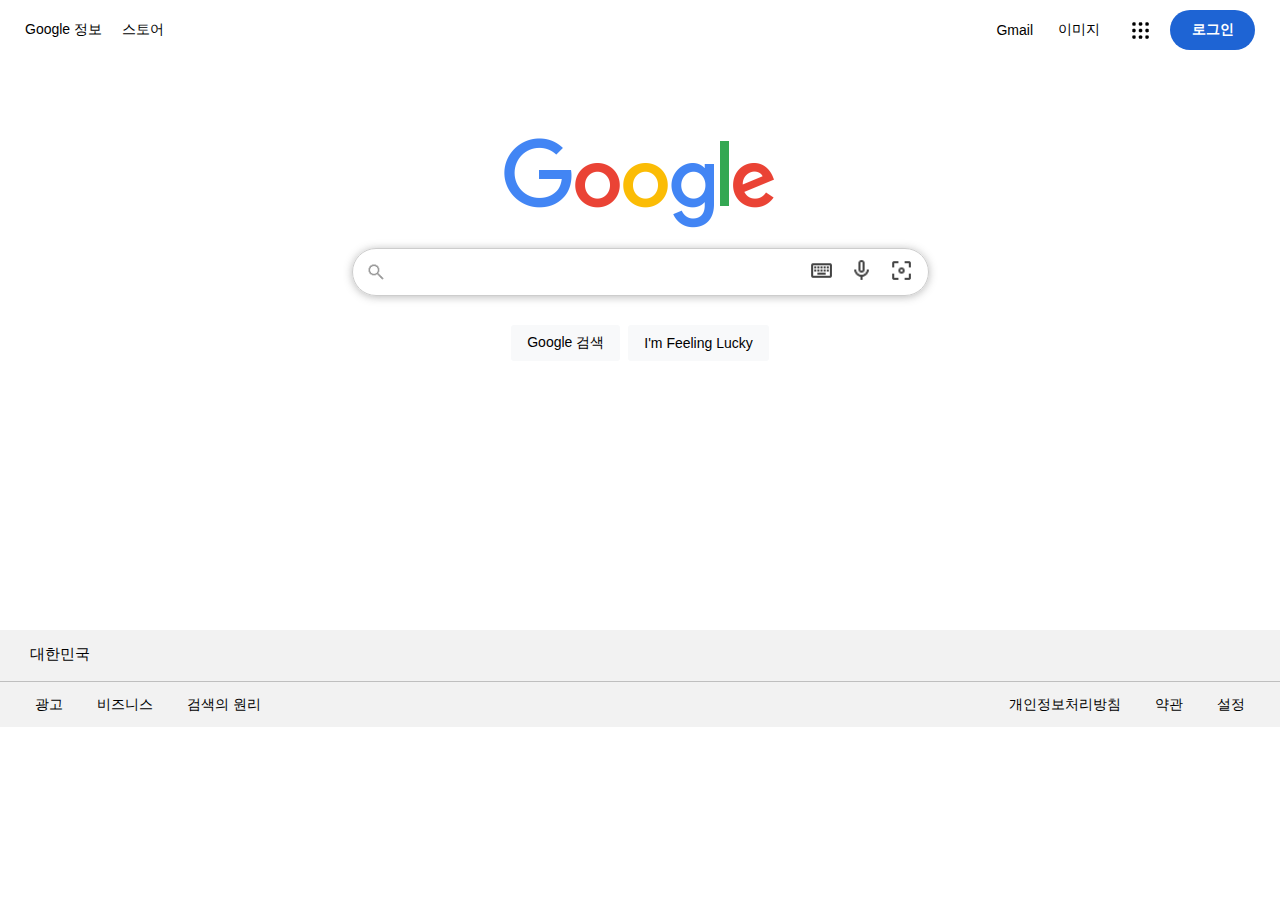
<file: google/index.html>
<!DOCTYPE html>
<html lang="kor">
  <head>
    <meta charset="UTF-8" />
    <meta name="viewport" content="width=device-width, initial-scale=1.0" />
    <title>Google</title>
    <link rel="stylesheet" href="./src/index.css" />
  </head>

  <style>
    @import url("https://fonts.cdnfonts.com/css/arial-2");
  </style>

  <body>
    <div class="top_choose_bar">
      <div class="top_choose_left">
        <a href="./src/error.html" class="top_choose_text">
          <span>Google 정보</span>
          </a>
        <a href="./src/error.html" class="top_choose_text">
          <span>스토어</span>
        </a>
      </div>

      <div class="top_choose_right">
        <a href="./src/error.html" class="top_choose_text">
          <span>Gmail</span>
        </a>
        <a href="./src/error.html" class="top_choose_text">
          <span>이미지</span>
        </a>
        <a href="./src/error.html" class="top_choose_img" title="Google 앱">
          <img src="./src/app_icon.png" class="app_icon"/>
        </a>
        <a href="./src/error.html" class="login_button">
          <span class="login_button_text">로그인</span>
        </a>
      </div>
    </div>

    <div class="div_logo">
        <img src="./src/googlelogo.png" class="img_logo" />
    </div>

    <div class="div_search_bar">
      <div class="search_bar_button">
        <img src="./src/search.png" class="search_logo"/>
        <input type="text" id="search_value" name="search_value" class="search_bar"/>
        <a href="./src/error.html">
          <img src="./src/keyboard.png" class="keyboard_logo" title="입력 도구"/>
        </a>
        <a href="./src/error.html">
          <img src="./src/mic.png" class="mic_logo" title="음성 검색"/>
        </a>
        <a href="./src/error.html">
          <img src="./src/img_search.png" class="img_search" title="이미지로 검색"/>
        </a>
      </div>

      <div class="quick_button">
        <a href="./src/error.html">
          <div class="quick_search_1">
            <span>Google 검색</span>
          </div>
        </a>
        <a href="./src/error.html">
          <div class="quick_search_1">
            <span>I'm Feeling Lucky</span>
          </div>
          </a>
      </div>
    </div>
    <div class="empty_area"></div>
  </body>

  <footer>
    <div class="footer_FirstLine">
      <span class="footer_FirstLine_text">대한민국</span>
    </div>
    
    <div class="footer_SecondLine">
      <div class="footer_SecondLine_left">
        <a href="./src/error.html" class="footer_SecondLine_aTag">
          <span class="footer_SecondLine_text">광고</span>
        </a>
        <a href="./src/error.html" class="footer_SecondLine_aTag">
          <span class="footer_SecondLine_text">비즈니스</span>
        </a>
        <a href="./src/error.html" class="footer_SecondLine_aTag">
          <span class="footer_SecondLine_text">검색의 원리</span>
        </a>
      </div>
      <div class="footer_SecondLine_right">
        <a href="./src/error.html" class="footer_SecondLine_aTag">
          <span class="footer_SecondLine_text">개인정보처리방침</span>
        </a>
        <a href="./src/error.html" class="footer_SecondLine_aTag">
          <span class="footer_SecondLine_text">약관</span>
        </a>
        <a href="./src/error.html" class="footer_SecondLine_aTag">
          <span class="footer_SecondLine_text">설정</span>
        </a>
      </div>
    </div>
  </footer>
</html>
</file>
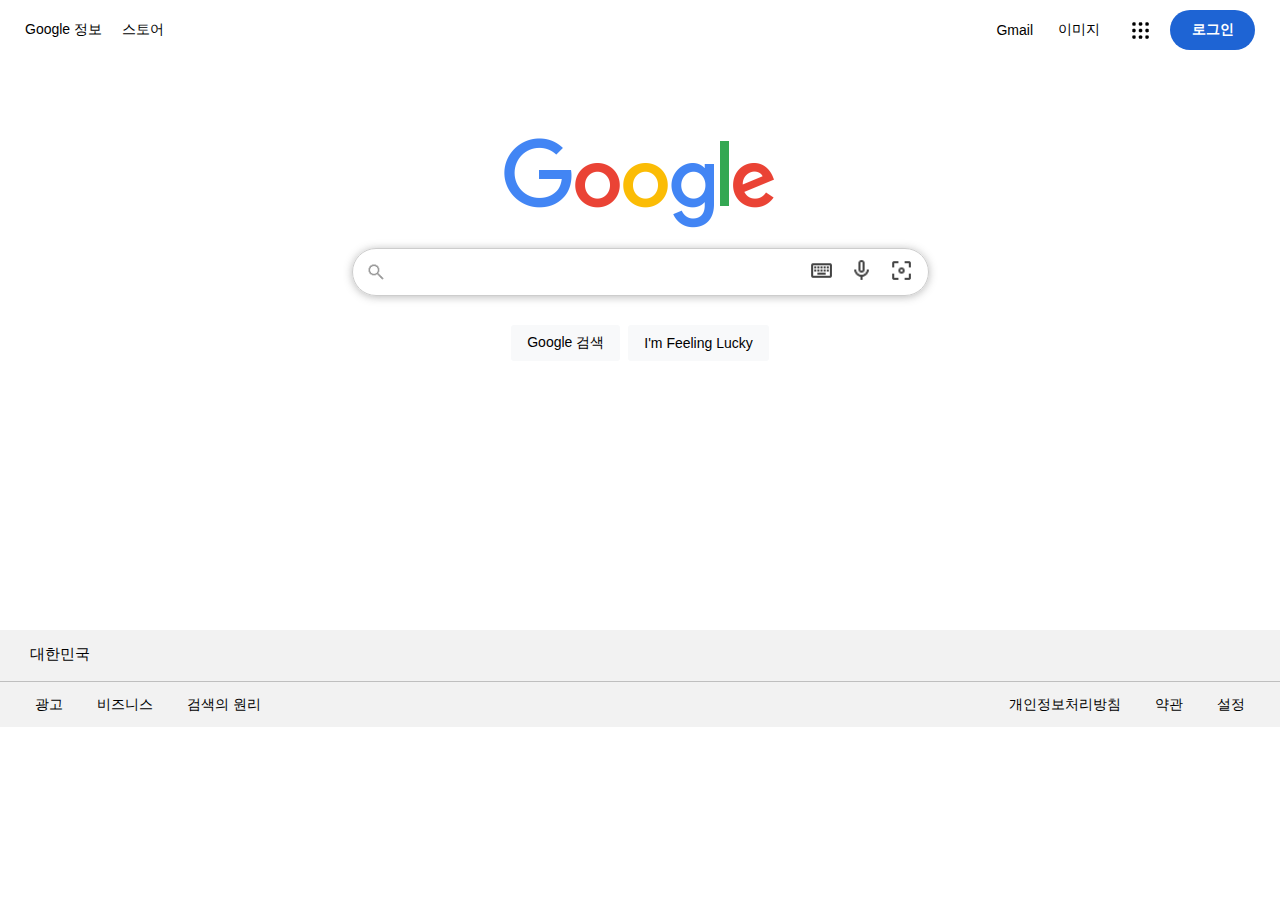
<file: google_1/index.html>
<!DOCTYPE html>
<html lang="kor">
  <head>
    <meta charset="UTF-8" />
    <meta name="viewport" content="width=device-width, initial-scale=1.0" />
    <title>Google</title>
    <link rel="stylesheet" href="./src/index.css" />
    <script src="./src/main.js"></script>
  </head>

  <style>
    @import url("https://fonts.cdnfonts.com/css/arial-2");
  </style>

  <body>
    <div class="top_choose_bar">
      <div class="top_choose_left">
        <a href="./src/error.html" class="top_choose_text">
          <span>Google 정보</span>
          </a>
        <a href="./src/error.html" class="top_choose_text">
          <span>스토어</span>
        </a>
      </div>

      <div class="top_choose_right">
        <a href="./src/error.html" class="top_choose_text">
          <span>Gmail</span>
        </a>
        <a href="./src/error.html" class="top_choose_text">
          <span>이미지</span>
        </a>
        <a href="./src/error.html" class="top_choose_img" title="Google 앱">
          <img src="./src/app_icon.png" class="app_icon"/>
        </a>
        <a href="./src/error.html" class="login_button">
          <span class="login_button_text">로그인</span>
        </a>
      </div>
    </div>

    <div class="div_logo">
        <img src="./src/googlelogo.png" class="img_logo" />
    </div>

    <div class="div_search_bar">
      <div class="search_bar_button">
        <img src="./src/search.png" class="search_logo"/>
        <input type="text" id="search_value" name="search_value" class="search_bar"/>
        <a href="./src/error.html">
          <img src="./src/keyboard.png" class="keyboard_logo" title="입력 도구"/>
        </a>
        <a href="./src/error.html">
          <img src="./src/mic.png" class="mic_logo" title="음성 검색"/>
        </a>
        <a href="./src/error.html">
          <img src="./src/img_search.png" class="img_search" title="이미지로 검색"/>
        </a>
      </div>

      <div class="quick_button">
        <a href="./src/error.html">
          <div class="quick_search_1">
            <span>Google 검색</span>
          </div>
        </a>
        <a href="./src/error.html">
          <div class="quick_search_1">
            <span>I'm Feeling Lucky</span>
          </div>
          </a>
      </div>
    </div>
    <div class="empty_area"></div>
  </body>

  <footer>
    <div class="footer_FirstLine">
      <span class="footer_FirstLine_text">대한민국</span>
    </div>
    
    <div class="footer_SecondLine">
      <div class="footer_SecondLine_left">
        <a href="./src/error.html" class="footer_SecondLine_aTag">
          <span class="footer_SecondLine_text">광고</span>
        </a>
        <a href="./src/error.html" class="footer_SecondLine_aTag">
          <span class="footer_SecondLine_text">비즈니스</span>
        </a>
        <a href="./src/error.html" class="footer_SecondLine_aTag">
          <span class="footer_SecondLine_text">검색의 원리</span>
        </a>
      </div>
      <div class="footer_SecondLine_right">
        <a href="./src/error.html" class="footer_SecondLine_aTag">
          <span class="footer_SecondLine_text">개인정보처리방침</span>
        </a>
        <a href="./src/error.html" class="footer_SecondLine_aTag">
          <span class="footer_SecondLine_text">약관</span>
        </a>
        <a href="./src/error.html" class="footer_SecondLine_aTag">
          <span class="footer_SecondLine_text">설정</span>
        </a>
      </div>
    </div>
  </footer>
</html>
</file>
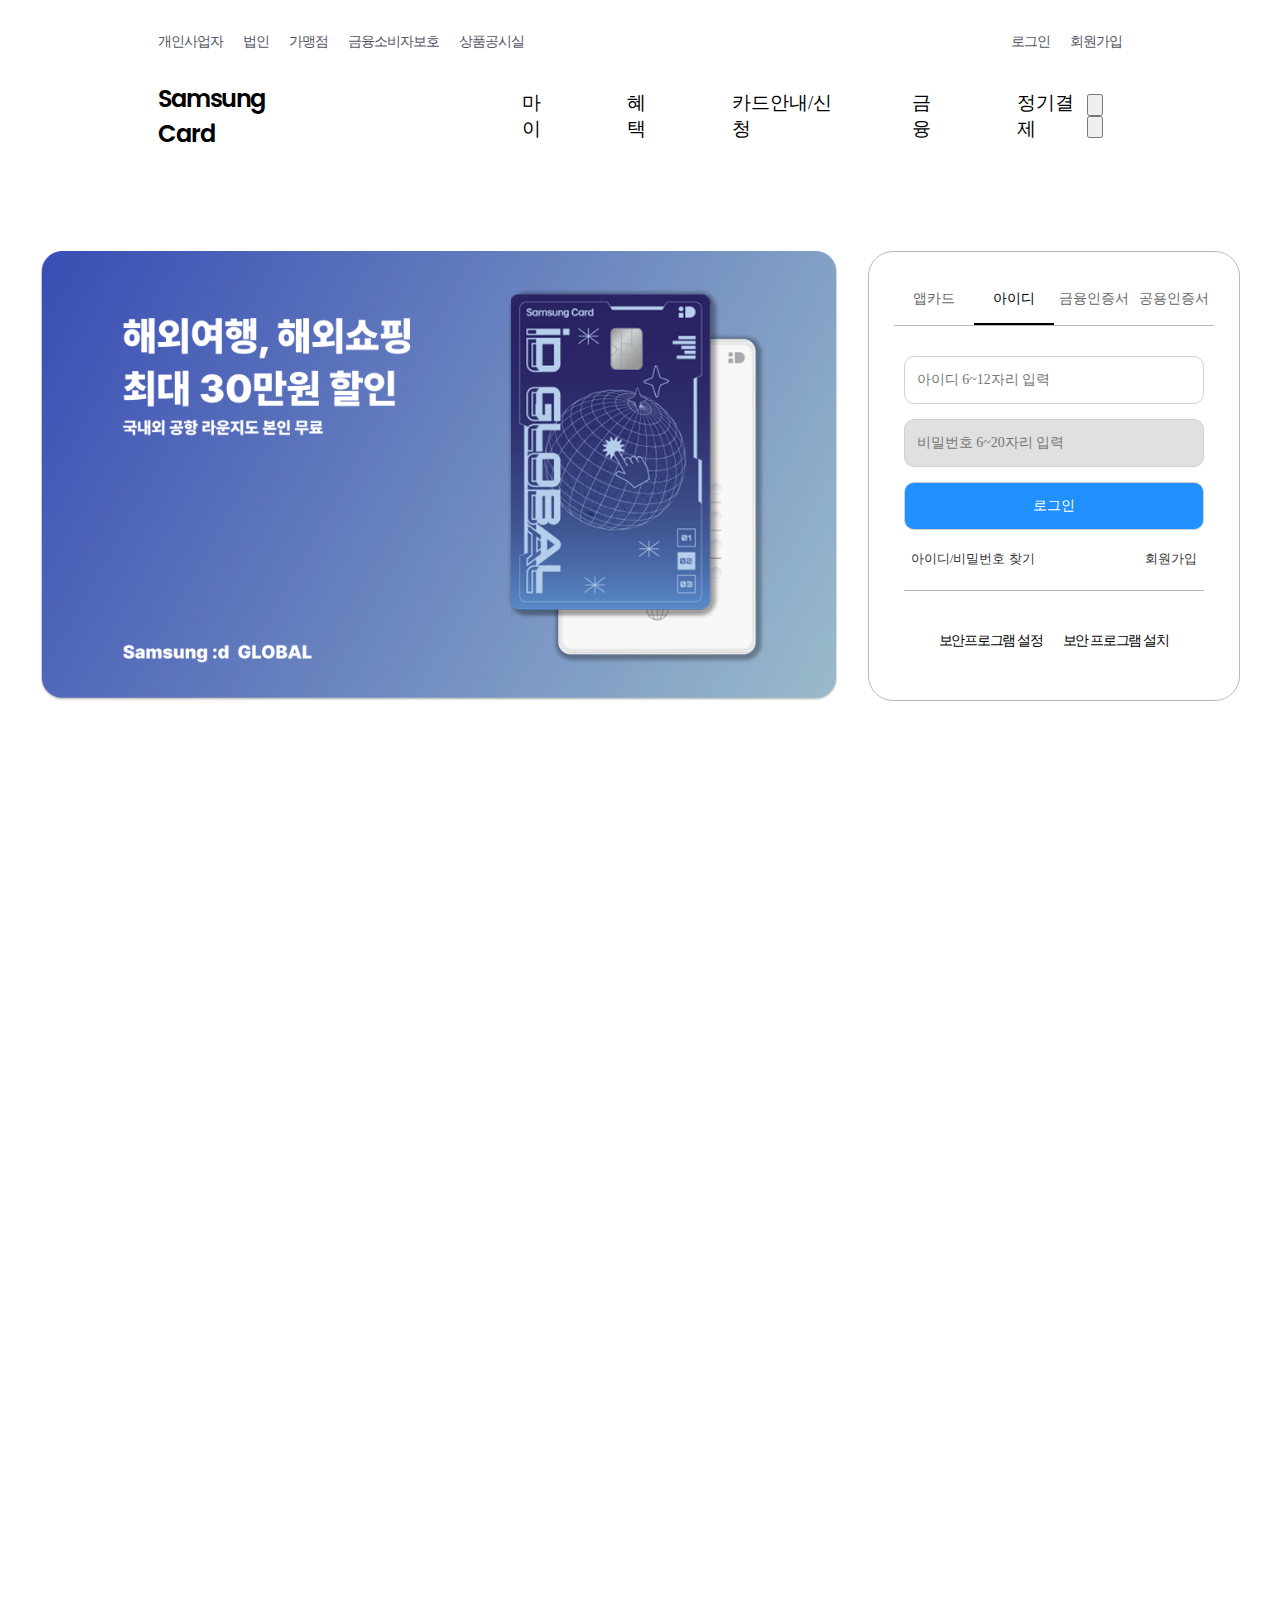
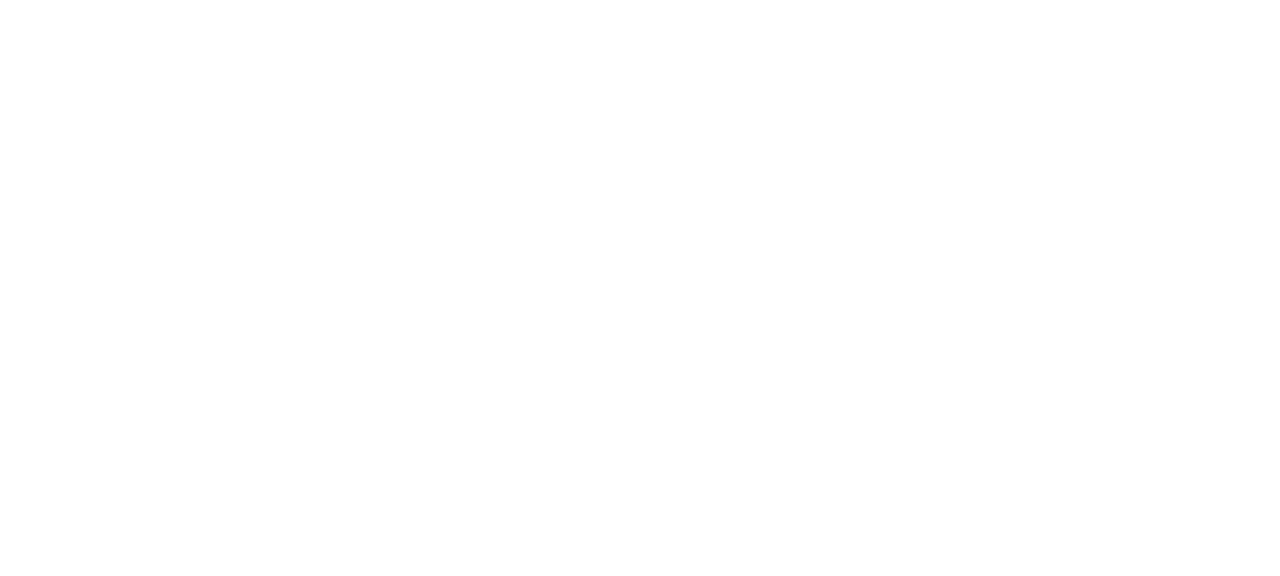
<file: Samsung_Card Clone/Samsung_Card index.html>
<!DOCTYPE html>
<html lang="en">
  <head>
    <meta charset="UTF-8" />
    <meta name="viewport" content="width=device-width, initial-scale=1.0" />
    <title>삼성카드</title>
    <link rel="stylesheet" href="./src/Samsung_Card index.css" />
  </head>

  <style>
    @import url(//spoqa.github.io/spoqa-han-sans/css/SpoqaHanSansNeo.css);

    @import url("https://fonts.googleapis.com/css2?family=Poppins:ital,wght@0,100;0,200;0,300;0,400;0,500;0,600;0,700;0,800;0,900;1,100;1,200;1,300;1,400;1,500;1,600;1,700;1,800;1,900&display=swap");
  </style>

  <body class="body_main">
    <div class="body_div1">
      <div class="sticky_bar">
        <div class="header_box_top">
          <div class="header_left_top">
            <a class="header_link_top" href="./src/error.html" target="_blank"
              ><span class="header_text_top">개인사업자</span></a
            >
            <a class="header_link_top" href="./src/error.html" target="_blank"
              ><span class="header_text_top">법인</span></a
            >
            <a class="header_link_top" href="./src/error.html" target="_blank"
              ><span class="header_text_top">가맹점</span></a
            >
            <a class="header_link_top" href="./src/error.html" target="_blank"
              ><span class="header_text_top">금융소비자보호</span></a
            >
            <a class="header_link_top" href="./src/error.html" target="_blank"
              ><span class="header_text_top">상품공시실</span></a
            >
          </div>

          <div class="header_right_top">
            <a class="header_link_top" href="./src/login_alt.html"
              ><span class="header_text_top">로그인</span></a
            >
            <a class="header_link_top" href="./src/login_alt.html"
              ><span class="header_text_top">회원가입</span></a
            >
          </div>
        </div>

        <div class="header_box_middle">
          <a href="./src/error.html"
            ><span class="logo_text">Samsung Card</span></a
          >

          <div class="header_center_middle">
            <a class="header_link_middle" href="./src/error.html" target="_self"
              ><span class="header_text_middle">마이</span></a
            >
            <a class="header_link_middle" href="./src/error.html" target="_self"
              ><span class="header_text_middle">혜택</span></a
            >
            <a class="header_link_middle" href="./src/error.html" target="_self"
              ><span class="header_text_middle">카드안내/신청</span></a
            >
            <a class="header_link_middle" href="./src/error.html" target="_self"
              ><span class="header_text_middle">금융</span></a
            >
            <a class="header_link_middle" href="./src/error.html" target="_self"
              ><span class="header_text_middle">정기결제</span></a
            >
          </div>

          <div class="header_right_middle">
            <input
              type="button"
              id="search_button"
              name="search_button"
              class="button_1"
              value=""
            />
            <input
              type="button"
              id="morebutton"
              name="morebutton"
              class="button_1"
              value=""
            />
          </div>
        </div>
      </div>

      <div class="div_main_body">
        <div class="img_scrol">
          <img src="./src/Group 7.png" class="img_1" />
        </div>

        <div class="login_box">
          <div class="login_choose">
            <div class="div_login_button1">
              <span class="login_box_button1">앱카드</span>
            </div>
            <div class="div_login_button1 id_choose">
              <span class="login_box_button1 id_button">아이디</span>
            </div>
            <div class="div_login_button1">
              <span class="login_box_button1">금융인증서</span>
            </div>
            <div class="div_login_button1">
              <span class="login_box_button1">공용인증서</span>
            </div>
          </div>

          <div class="inputdiv">
            <input
              type="text"
              id="username"
              name="username"
              class="username"
              placeholder="아이디 6~12자리 입력"
            />
            <input
              type="password"
              id="password"
              name="password"
              class="password"
              placeholder="비밀번호 6~20자리 입력"
            />
            <input
              type="button"
              id="loginbutton"
              name="loginbutton"
              class="loginbutton"
              value="로그인"
            />

            <div class="text3">
              <a class="linked1" href="./src/error.html">
                <span class="text4">아이디/비밀번호 찾기</span>
              </a>
              <a class="linked1" href="./src/error.html">
                <span class="text4">회원가입</span>
              </a>
            </div>
          </div>
          <div class="text5">
            <a class="linked1" href="./src/error.html">
              <span class="text6">보안프로그램 설정</span>
            </a>
            <a class="linked1" href="./src/error.html">
              <span class="text6">보안 프로그램 설치</span>
            </a>
          </div>
        </div>
      </div>
    </div>
  </body>
</html>
</file>
<file: google/src/index.css>
* {
  font-family: "Arial", sans-serif;
  font-size: 14px;
  font-weight: normal;
  text-decoration: none;
}

body {
  margin: 0px;
  padding: 0px;
}

a {
  text-decoration: none;
  color: black;
}

.top_choose_bar {
  box-sizing: border-box;
  max-width: 1920px;
  width: auto;
  height: 60px;
  padding-top: 6px;
  padding-bottom: 6px;
  padding-left: 15px;
  padding-right: 25px;
  margin: auto;
  display: flex;
  align-items: center;
  flex-direction: row;
  justify-content: space-between;
}

.top_choose_text {
  box-sizing: border-box;
  margin: 0px 5px;
  padding: 5px;
}

.top_choose_text:hover {
  text-decoration: underline;
}

.top_choose_img {
  box-sizing: border-box;
  margin: 0px 5px;
  padding: 5px;
  width: 40px;
  height: 40px;

  display: flex;
  align-items: center;
  justify-content: center;
}

.top_choose_img:hover {
  background-color: rgb(233, 231, 231);
  border-radius: 1000px;
}

.top_choose_left {
  display: flex;
  align-items: center;
  gap: 0px;
}

.top_choose_right {
  display: flex;
  align-items: center;
  gap: 5px;
}

.app_icon {
  width: 25px;
}

.login_button {
  display: flex;
  justify-content: center;
  align-items: center;
  width: 85px;
  height: 40px;
  border-radius: 20px;
  background-color: #1e64d4;
}

.login_button:hover {
  box-shadow: gray 0 1.5px 1.5px;
}

.login_button_text {
  font-weight: 600;
  color: white;
}

.div_logo {
  max-width: 1920px;
  width: auto;
  height: 170px;

  display: flex;
  align-items: end;
  justify-content: center;
}

.img_logo {
  width: 272px;
  height: 92px;
}

.div_search_bar {
  box-sizing: border-box;
  padding: 20px;
  max-width: 1920px;
  width: auto;
  height: 160px;

  display: flex;
  justify-content: center;
  align-items: center;
  flex-direction: column;
}

.search_bar_button {
  width: 575px;
  height: 46px;

  display: flex;
  align-items: center;
  flex-direction: row;

  border: 1px rgb(205, 205, 205) solid;
  border-radius: 40px;
  box-shadow: 0 1px 8px rgba(82, 82, 82, 0.4);
}

.search_bar_button:hover {
  border: none;
}

.search_bar {
  box-sizing: border-box;
  width: 403px;
  height: 46px;
  padding: 11px 0;
  border: none;
  outline: none;

  font-size: 17px;
  font-weight: 400;
}

.search_logo {
  width: 20px;
  height: 20px;
  padding: 13px 13px;
}

.keyboard_logo {
  width: 25px;
  height: 25px;
  padding: 10px 7.5px;
}

.mic_logo {
  width: 25px;
  height: 25px;
  padding: 10px 7.5px;
}

.img_search {
  width: 25px;
  height: 25px;
  padding: 10px 7.5px;
}

.quick_button {
  padding-top: 18px;
  width: 584px;
  height: 58px;

  display: flex;
  justify-content: center;
  align-items: center;
  flex-direction: row;
}

.quick_search_1 {
  box-sizing: border-box;
  width: max-content;
  height: 36px;
  padding: 0px 16px;
  margin: 11px 4px;
  background-color: #f8f9fa;
  border-radius: 3px;
  position: static;

  display: flex;
  justify-content: center;
  align-items: center;
  flex-direction: row;

  font-size: 15px;
}

.quick_search_1:hover {
  border: 1px rgb(205, 205, 205) solid;
}

.empty_area {
  width: 1536px;
  height: 240px;
}

.footer_FirstLine {
  box-sizing: border-box;
  width: 100%;
  height: 52px;
  padding: 15px 30px;

  background-color: #f2f2f2;
  border-bottom: 1px rgb(191, 191, 191) solid;
}

.footer_FirstLine_text {
  font-size: 15px;
}

.footer_SecondLine {
  box-sizing: border-box;
  width: 100%;
  height: 45px;
  padding: 0px 20px;

  background-color: #f2f2f2;

  margin: auto;
  display: flex;
  align-items: center;
  flex-direction: row;
  justify-content: space-between;
}

.footer_SecondLine_aTag {
  box-sizing: border-box;
  width: max-content;
  height: 45px;
  padding: 15px;
}

.footer_SecondLine_aTag:hover {
  text-decoration: underline;
}
</file>
<file: google_1/src/index.css>
* {
  font-family: "Arial", sans-serif;
  font-size: 14px;
  font-weight: normal;
  text-decoration: none;
}

body {
  margin: 0px;
  padding: 0px;
}

a {
  text-decoration: none;
  color: black;
}

.top_choose_bar {
  box-sizing: border-box;
  max-width: 1920px;
  width: auto;
  height: 60px;
  padding-top: 6px;
  padding-bottom: 6px;
  padding-left: 15px;
  padding-right: 25px;
  margin: auto;
  display: flex;
  align-items: center;
  flex-direction: row;
  justify-content: space-between;
}

.top_choose_text {
  box-sizing: border-box;
  margin: 0px 5px;
  padding: 5px;
}

.top_choose_text:hover {
  text-decoration: underline;
}

.top_choose_img {
  box-sizing: border-box;
  margin: 0px 5px;
  padding: 5px;
  width: 40px;
  height: 40px;

  display: flex;
  align-items: center;
  justify-content: center;
}

.top_choose_img:hover {
  background-color: rgb(233, 231, 231);
  border-radius: 1000px;
}

.top_choose_left {
  display: flex;
  align-items: center;
  gap: 0px;
}

.top_choose_right {
  display: flex;
  align-items: center;
  gap: 5px;
}

.app_icon {
  width: 25px;
}

.login_button {
  display: flex;
  justify-content: center;
  align-items: center;
  width: 85px;
  height: 40px;
  border-radius: 20px;
  background-color: #1e64d4;
}

.login_button:hover {
  box-shadow: gray 0 1.5px 1.5px;
}

.login_button_text {
  font-weight: 600;
  color: white;
}

.div_logo {
  max-width: 1920px;
  width: auto;
  height: 170px;

  display: flex;
  align-items: end;
  justify-content: center;
}

.img_logo {
  width: 272px;
  height: 92px;
}

.div_search_bar {
  box-sizing: border-box;
  padding: 20px;
  max-width: 1920px;
  width: auto;
  height: 160px;

  display: flex;
  justify-content: center;
  align-items: center;
  flex-direction: column;
}

.search_bar_button {
  width: 575px;
  height: 46px;

  display: flex;
  align-items: center;
  flex-direction: row;

  border: 1px rgb(205, 205, 205) solid;
  border-radius: 40px;
  box-shadow: 0 1px 8px rgba(82, 82, 82, 0.4);
}

.search_bar_button:hover {
  border: none;
}

.search_bar {
  box-sizing: border-box;
  width: 403px;
  height: 46px;
  padding: 11px 0;
  border: none;
  outline: none;

  font-size: 17px;
  font-weight: 400;
}

.search_logo {
  width: 20px;
  height: 20px;
  padding: 13px 13px;
}

.keyboard_logo {
  width: 25px;
  height: 25px;
  padding: 10px 7.5px;
}

.mic_logo {
  width: 25px;
  height: 25px;
  padding: 10px 7.5px;
}

.img_search {
  width: 25px;
  height: 25px;
  padding: 10px 7.5px;
}

.quick_button {
  padding-top: 18px;
  width: 584px;
  height: 58px;

  display: flex;
  justify-content: center;
  align-items: center;
  flex-direction: row;
}

.quick_search_1 {
  box-sizing: border-box;
  width: max-content;
  height: 36px;
  padding: 0px 16px;
  margin: 11px 4px;
  background-color: #f8f9fa;
  border-radius: 3px;
  position: static;

  display: flex;
  justify-content: center;
  align-items: center;
  flex-direction: row;

  font-size: 15px;
}

.quick_search_1:hover {
  border: 1px rgb(205, 205, 205) solid;
}

.empty_area {
  width: 1536px;
  height: 240px;
}

.footer_FirstLine {
  box-sizing: border-box;
  width: 100%;
  height: 52px;
  padding: 15px 30px;

  background-color: #f2f2f2;
  border-bottom: 1px rgb(191, 191, 191) solid;
}

.footer_FirstLine_text {
  font-size: 15px;
}

.footer_SecondLine {
  box-sizing: border-box;
  width: 100%;
  height: 45px;
  padding: 0px 20px;

  background-color: #f2f2f2;

  margin: auto;
  display: flex;
  align-items: center;
  flex-direction: row;
  justify-content: space-between;
}

.footer_SecondLine_aTag {
  box-sizing: border-box;
  width: max-content;
  height: 45px;
  padding: 15px;
}

.footer_SecondLine_aTag:hover {
  text-decoration: underline;
}
</file>
<file: Samsung_Card Clone/src/Samsung_Card index.css>
*{
    font-family: 'Spoqa Han Sans Neo', 'sans-serif';
}

a {
    color: black;
    text-decoration: none;
}

.header_link_top {
    color: #525463;
}

.header_text_top:hover {
    color: #1065D9;
}

.body_main {
    background-color: #ffffff;
}

.sticky_bar {
    color: white;
    background-color: #ffffff;
    position: sticky;
    top: 30px;
}

.body_div1 {
    box-sizing: border-box;
    max-width: 1920px;
    width: 100%;
    height: 2160px;

    margin-left: auto;
    margin-right: auto;

    padding: 25px;
    padding-left: 150px;
    padding-right: 150px;
    padding-bottom: 25px;
}

.header_box_top {
    width: 100%;
    height: auto;

    position: relative;
    display: flex;

    font-size: 14px;
}

.header_left_top {
    width: 100%;
    height: auto;

    letter-spacing: -1px;
    position: relative;
    display: flex;
    justify-self: start;
    align-items: start;
    gap:20px;
}

.header_right_top {
    width: 100%;
    height: auto;

    letter-spacing: -1px;
    position: relative;
    display: flex;
    justify-self: center;
    justify-content: end;
    align-items: end;
    gap:20px;
}


.header_box_middle {
    margin-top: 30px;
    width: auto;
    display: flex;
    justify-self: left;
    align-items: center;
    position: relative;
}

.logo_text {
    color: black;
    font-size: 24px;
    font-family: "Poppins", sans-serif;
    font-weight: 600;
    font-style: normal;
    letter-spacing: -1.5px;

    margin-right: 210px;
}

.header_center_middle {
    width: auto;
    display: flex;
    justify-self: center;
    align-items: center;
    gap: 70px;

    color: black;
    font-size: 19px;
    font-weight: 500;

    position: relative;
}

.header_link_middle:hover {
    color: #1065D9;
    border-bottom: #1065D9 3px solid;
}

.div_main_body {
    margin-top: 100px;

    display: flex;
    justify-self: center;
    align-items: center;
    flex-direction: row;
    gap: 30px;
}

.img_1 {
    max-height: 450px;
    height: 100%;
}

.img_scrol {
    max-height: 450px;
    height: 100%;

    display: flex;
}

.login_box {
    max-width: 370px;
    width: 370px;
    
    max-height: 420px;
    height: 420px;

    border: rgb(187, 186, 186) 1px solid;
    border-radius: 25px;

    padding-top: 28px;
}

.login_choose {
    display: flex;
    justify-content: center;
    justify-self: center;

    height: min-content;

    border-bottom: rgb(187, 186, 186) 1px solid;
}

.login_box_button1 {
    font-size: 14px;
    font-optical-sizing: auto;
    font-weight: 500;
    color: rgb(102, 102, 102);
    margin-top: 10px;
    text-align: center;

}

.div_login_button1 {
    box-sizing: border-box;
    width: 80px;
    height: 45px;

    display: flex;
    justify-content: center;
    justify-self: center;
}

.div_login_button1:hover {
    padding-bottom: 5px;
    color: black;
    background-color: rgb(217, 216, 216);
}

.id_choose {
    color: black;
    padding-bottom: 2px;
    border-bottom: rgb(0, 0, 0) 2.5px solid;
}

.id_button {
    color: black;
}

.inputdiv {
    box-sizing: border-box;
    width: 300px;
    height: 235px;

    font-size: 14px;
    font-optical-sizing: auto;
    font-weight: 300;
    color: #313338;
    margin: 30px 0px 0px;

    display: flex;
    justify-self: center;
    align-items: center;
    flex-direction: column;
    gap:15px;

    border-bottom: rgb(187, 186, 186) 1px solid;
}

.username {
    box-sizing: border-box;
    width: 300px;
    height: 48px;
    font-size: 14px;
    font-optical-sizing: auto;
    font-weight: 400;
    color: #313338;
    padding: 8.5px 12px;
    background-color: white;
    border: 1px solid #ced0da;
    border-radius: 10px;
    outline: none;
}

.password {
    box-sizing: border-box;
    width: 300px;
    height: 48px;
    font-size: 14px;
    font-optical-sizing: auto;
    font-weight: 400;
    color: #313338;
    padding: 8.5px 12px;
    background-color: rgb(224, 224, 224);
    border: 1px solid #ced0da;
    border-radius: 10px;
    outline: none;

}

.loginbutton {
    box-sizing: border-box;
    width: 300px;
    height: 48px;
    font-size: 14px;
    font-optical-sizing: auto;
    font-weight: 500;
    color: white;
    padding: 8.5px 12px;
    background-color: #2090FF;
    border: 1px solid #ced0da;
    border-radius: 10px

}

.loginbutton:hover{
    background-color: #1065D9;
}

.username:hover {
    border: 1px solid #1065D9;
}

.password:hover {
    border: 1px solid #1065D9;
}

.text3 {
    margin-top: 5px;
    width: auto;
    display: flex;
    justify-self: start;
    align-items: start;
    gap:110px;
}

.text4 {
    font-size: 13px;
    font-optical-sizing: auto;
    font-weight: 400;
    color: #313338;

}

.text5 {
    margin-top: 40px;
    width: auto;
    display: flex;
    justify-self: center;
    align-items: center;
    justify-content: center;
    gap: 20px;
}

.text6 {
    font-size: 14px;
    font-optical-sizing: auto;
    font-weight: 400;
    color: black;
    letter-spacing: -1.3px;
}
</file>
